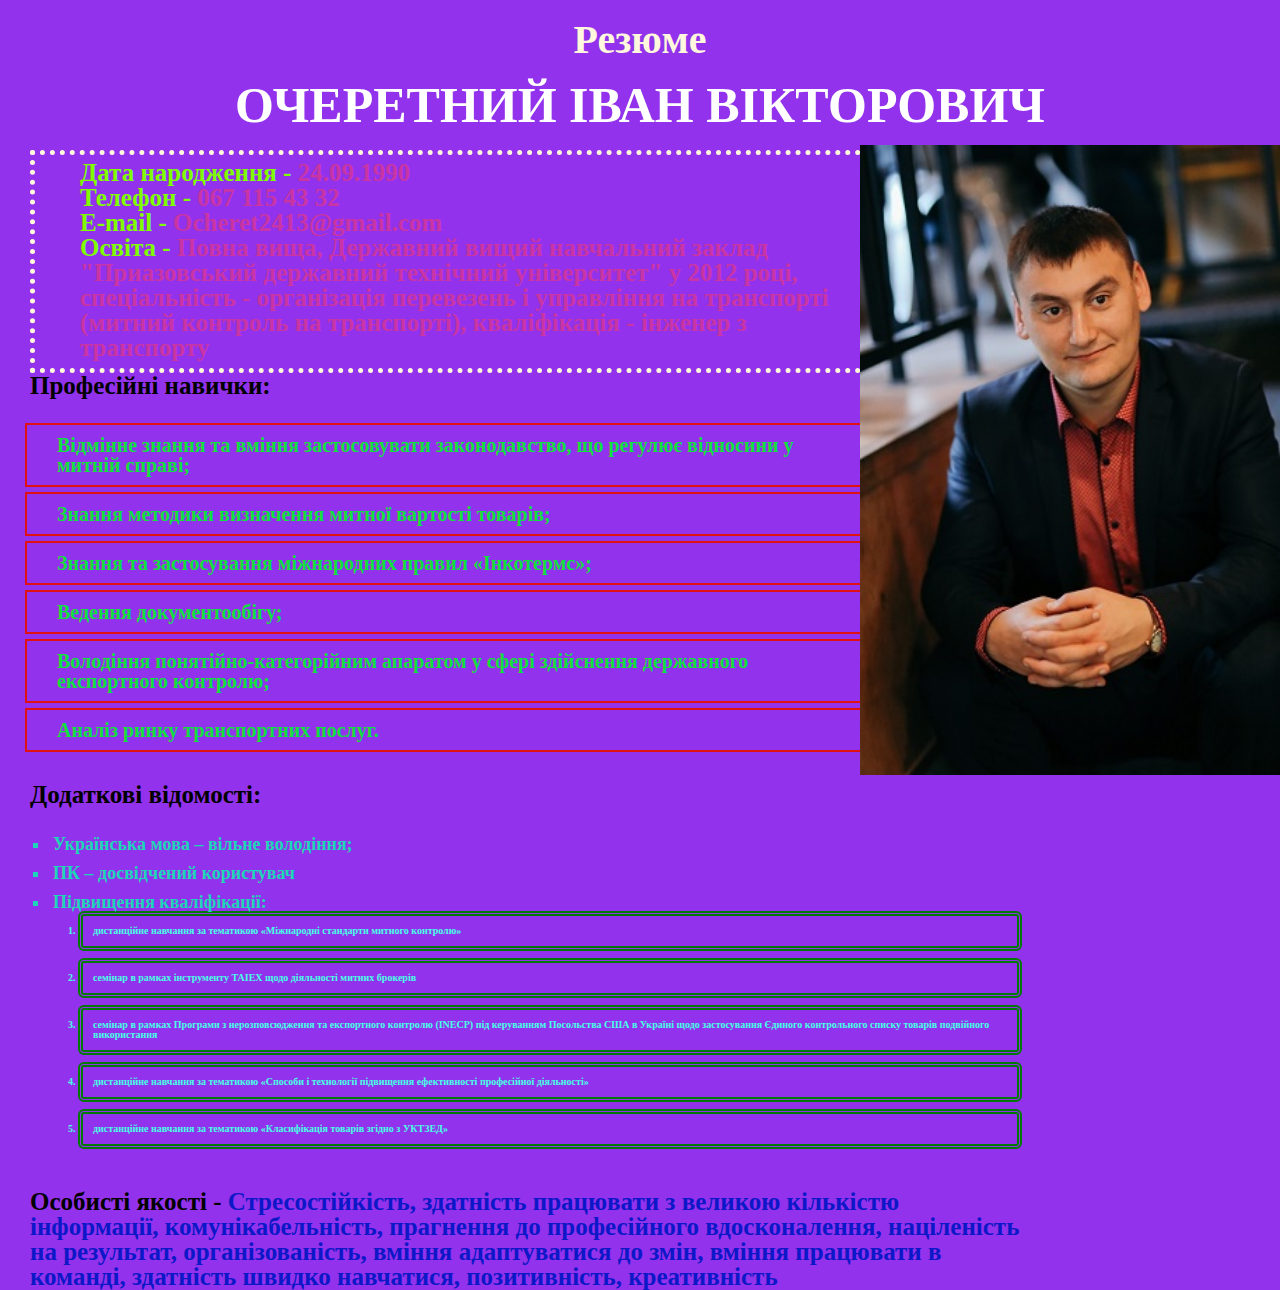
<file: lesson 1/index.html>
<!DOCTYPE html>
<html lang="uk">

<head>
    <meta charset="UTF-8">
    <meta http-equiv="X-UA-Compatible" content="IE=edge">
    <meta name="viewport" content="width=device-width, initial-scale=1.0">
    <link rel="stylesheet" href="css/reset.css">
    <link rel="stylesheet" href="css/style.css">
    <title>Резюме</title>
</head>

<body>
    <h1> Резюме </h1>
    <h2>ОЧЕРЕТНИЙ ІВАН ВІКТОРОВИЧ</h2>
    <img src="img/photo.jpg" alt="photo">
    <div class="main">
        <p>Дата народження - <span>24.09.1990</span>
        </p>
        <p>Телефон - <span>067 115 43 32</span></p>
        <p>E-mail - <span>Ocheret2413@gmail.com</span></p>
        <p>Освіта - <span>Повна вища, Державний вищий навчальний заклад
                "Приазовський державний технічний університет" у 2012 році,
                спеціальність - організація перевезень і управління на транспорті
                (митний контроль на транспорті), кваліфікація - інженер з транспорту</span>
        </p>
    </div>
    <p>Професійні навички:</p>
    <ul class="profi">
        <li>Відмінне знання та вміння застосовувати
            законодавство, що регулює відносини у митній справі;</li>
        <li>Знання методики визначення митної вартості товарів;</li>
        <li>Знання та застосування міжнародних правил «Інкотермс»;</li>
        <li>Ведення документообігу;</li>
        <li>Володіння понятійно-категорійним апаратом у сфері
            здійснення державного експортного контролю;</li>
        <li>Аналіз ринку транспортних послуг.</li>
    </ul>
    <p>Додаткові відомості:</p>
    <ul class="dodat">
        <li>Українська мова – вільне володіння;</li>
        <li>ПК – досвідчений користувач </li>
        <li>Підвищення кваліфікації:
            <ul class="kvalif">
                <li>дистанційне навчання за тематикою «Міжнародні стандарти митного контролю» </li>
                <li>семінар в рамках інструменту ТАІЕХ щодо діяльності митних брокерів </li>
                <li>семінар в рамках Програми з нерозповсюдження та експортного контролю (INECP) під керуванням
                    Посольства США в Україні щодо застосування Єдиного контрольного списку товарів подвійного
                    використання </li>
                <li> дистанційне навчання за тематикою «Способи і технології підвищення ефективності професійної
                    діяльності» </li>
                <li>дистанційне навчання за тематикою «Класифікація товарів згідно з УКТЗЕД»</li>
            </ul>
        </li>
    </ul>
    <p>Особисті якості - <b>Стресостійкість, здатність працювати з великою кількістю інформації,
            комунікабельність, прагнення до професійного вдосконалення, націленість на результат,
            організованість, вміння адаптуватися до змін, вміння працювати в команді,
            здатність швидко навчатися, позитивність, креативність</b></p>
</body>

</html>
</file>
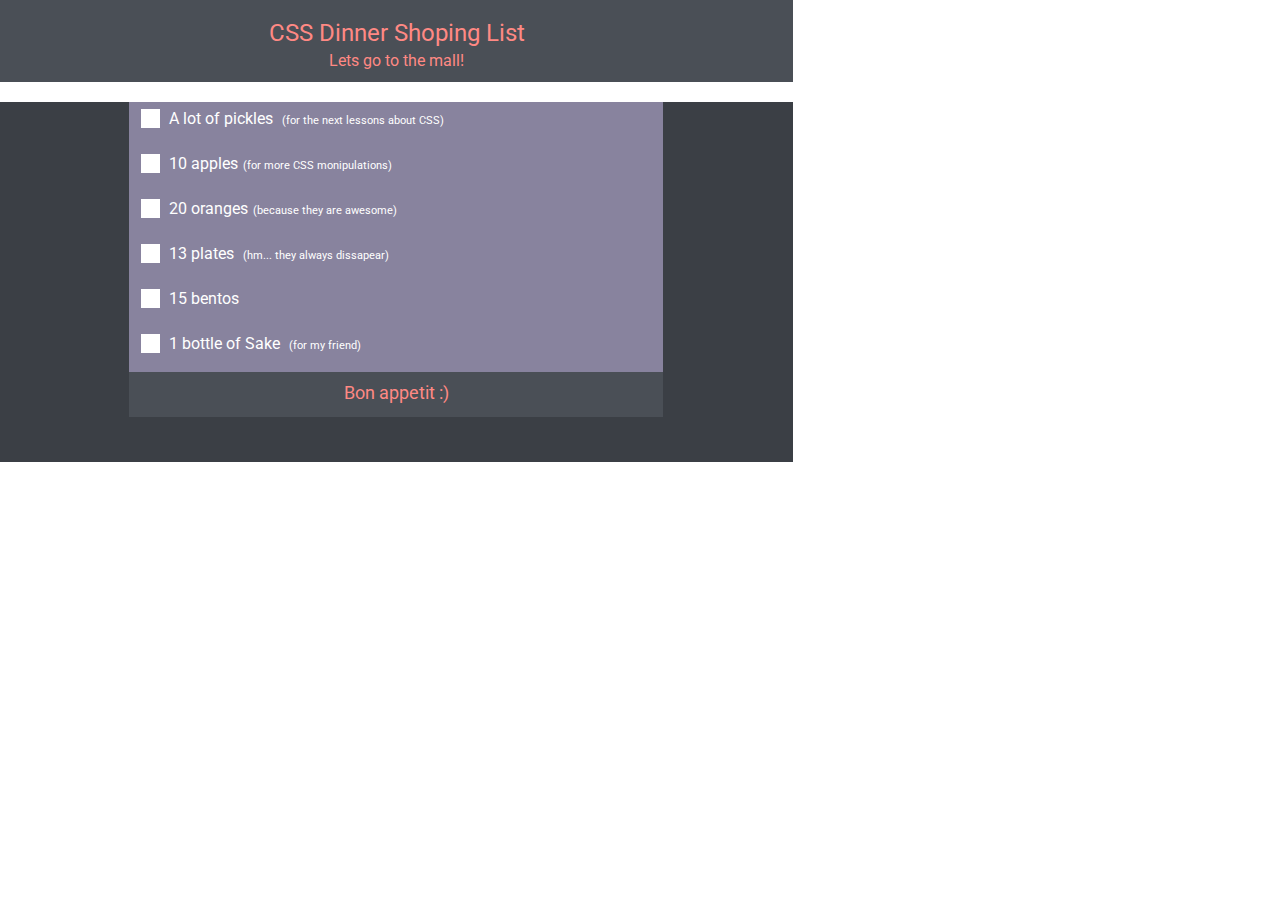
<file: Lesson 4/index.html>
<!DOCTYPE html>
<html lang="en">

<head>
    <meta charset="UTF-8">
    <meta http-equiv="X-UA-Compatible" content="IE=edge">
    <meta name="viewport" content="width=device-width, initial-scale=1.0">
    <link href="https://fonts.googleapis.com/css2?family=Roboto:wght@300;500;700&display=swap" rel="stylesheet">
    <link rel="stylesheet" href="/Lesson 4/css/reset.css">
    <link rel="stylesheet" href="/Lesson 4/css/index.css">
    <title>Dinner shoping list</title>
</head>

<body>
    <header>
        <h1>CSS Dinner Shoping List</h1>
        <h3>Lets go to the mall!</h3>
    </header>
    <main class="container">
        <div class="les">
            <input class="checkbox" type="checkbox" name="list" id="one">
            <label for="one"> <span>A lot of pickles</span> <small class="little">(for the next lessons about
                    CSS)</small></label><br>
        </div>
        <div class="les2">
            <input class="checkbox" type="checkbox" name="list" id="two">
            <label for="two"> <span>10 apples</span><small class="little">(for more CSS
                    monipulations)</small></label><br>
        </div>
        <div class="les3">
            <input class="checkbox" type="checkbox" name="list" id="three">
            <label for="three"> <span>20 oranges</span><small class="little">(because they are
                    awesome)</small></label><br>
        </div>
        <div class="les4">
            <input class="checkbox" type="checkbox" name="list" id="four">
            <label for="four"><span>13 plates</span> <small class="little">(hm... they always
                    dissapear)</small></label><br>
        </div>
        <div class="les5">
            <input class="checkbox" type="checkbox" name="list" id="five">
            <label for="five"><span>15 bentos</span></label><br>
        </div>
        <div class="les6">
            <input class="checkbox" type="checkbox" name="list" id="six">
            <label for="six"><span> 1 bottle of Sake</span> <small class="little">(for my friend)</small></label><br>
        </div>
        <footer>
            <p>Bon appetit :)</p>
        </footer>
    </main>
</body>

</html>
</file>
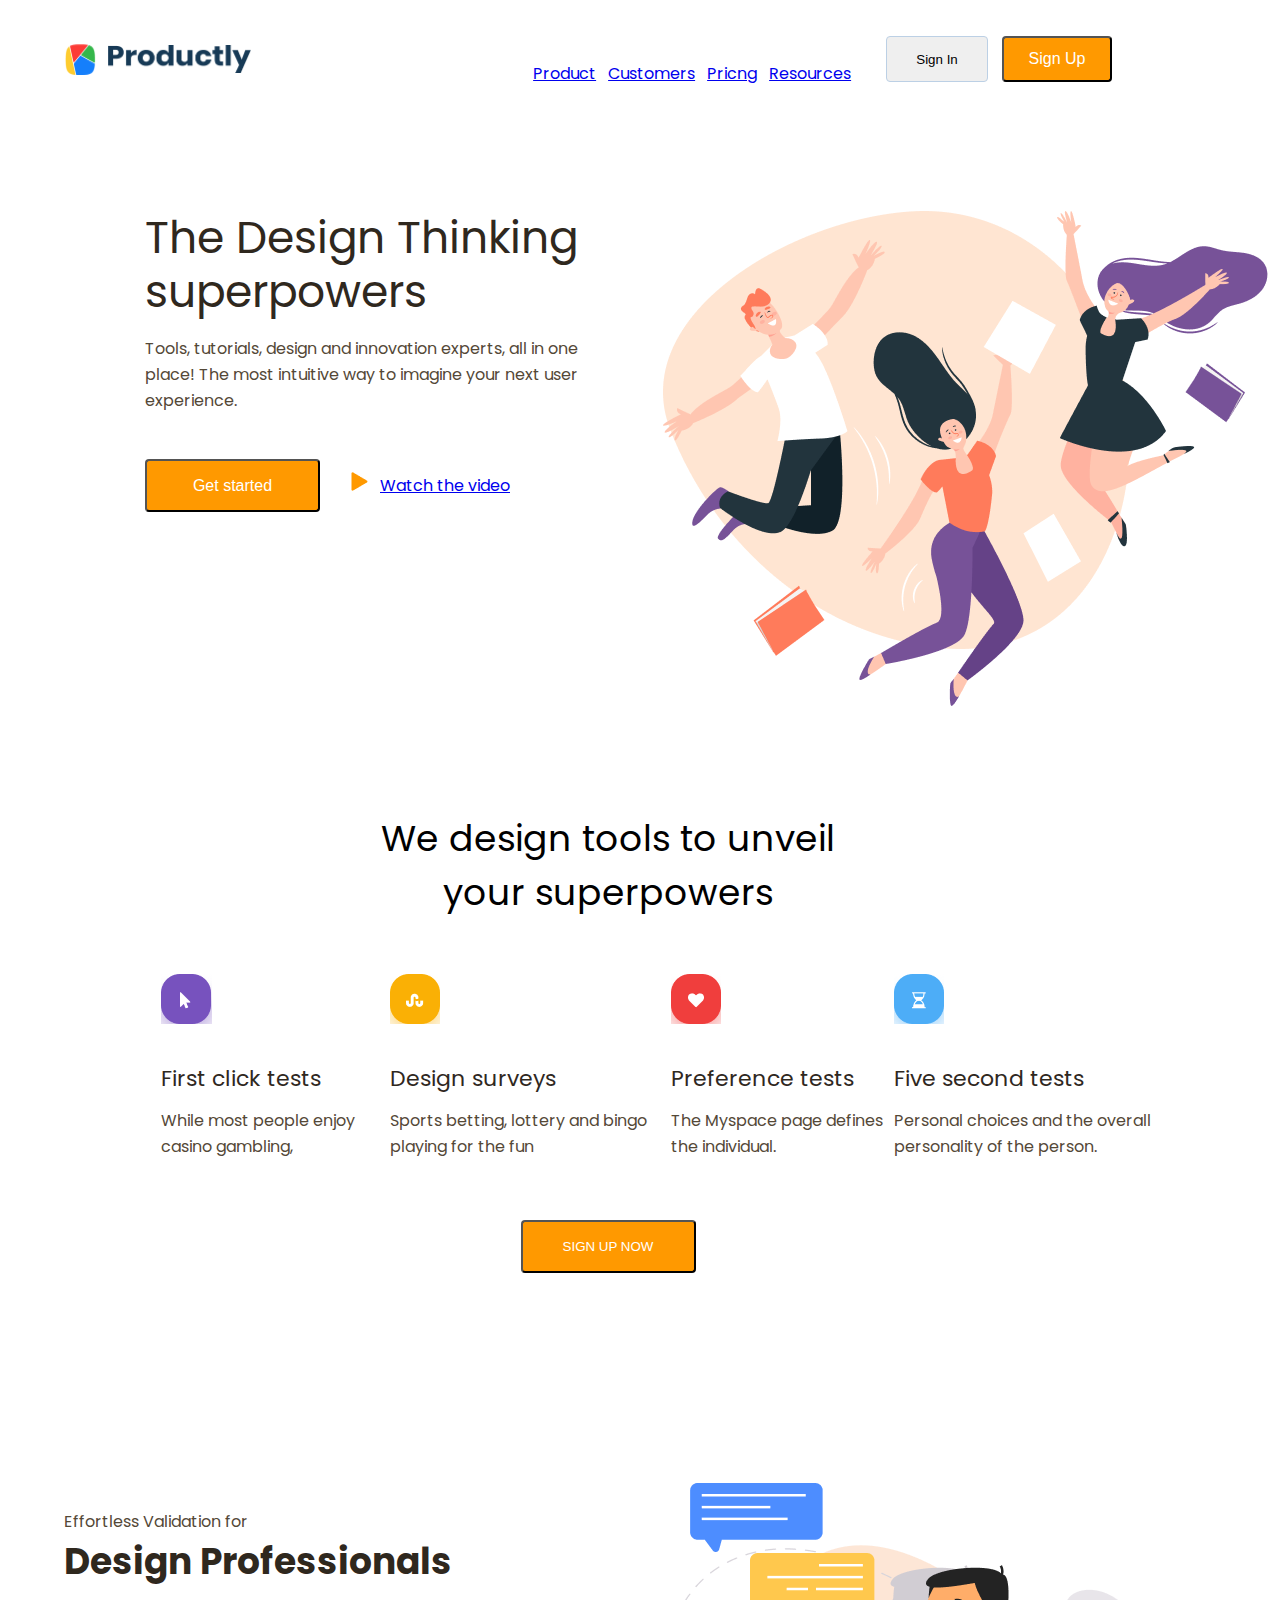
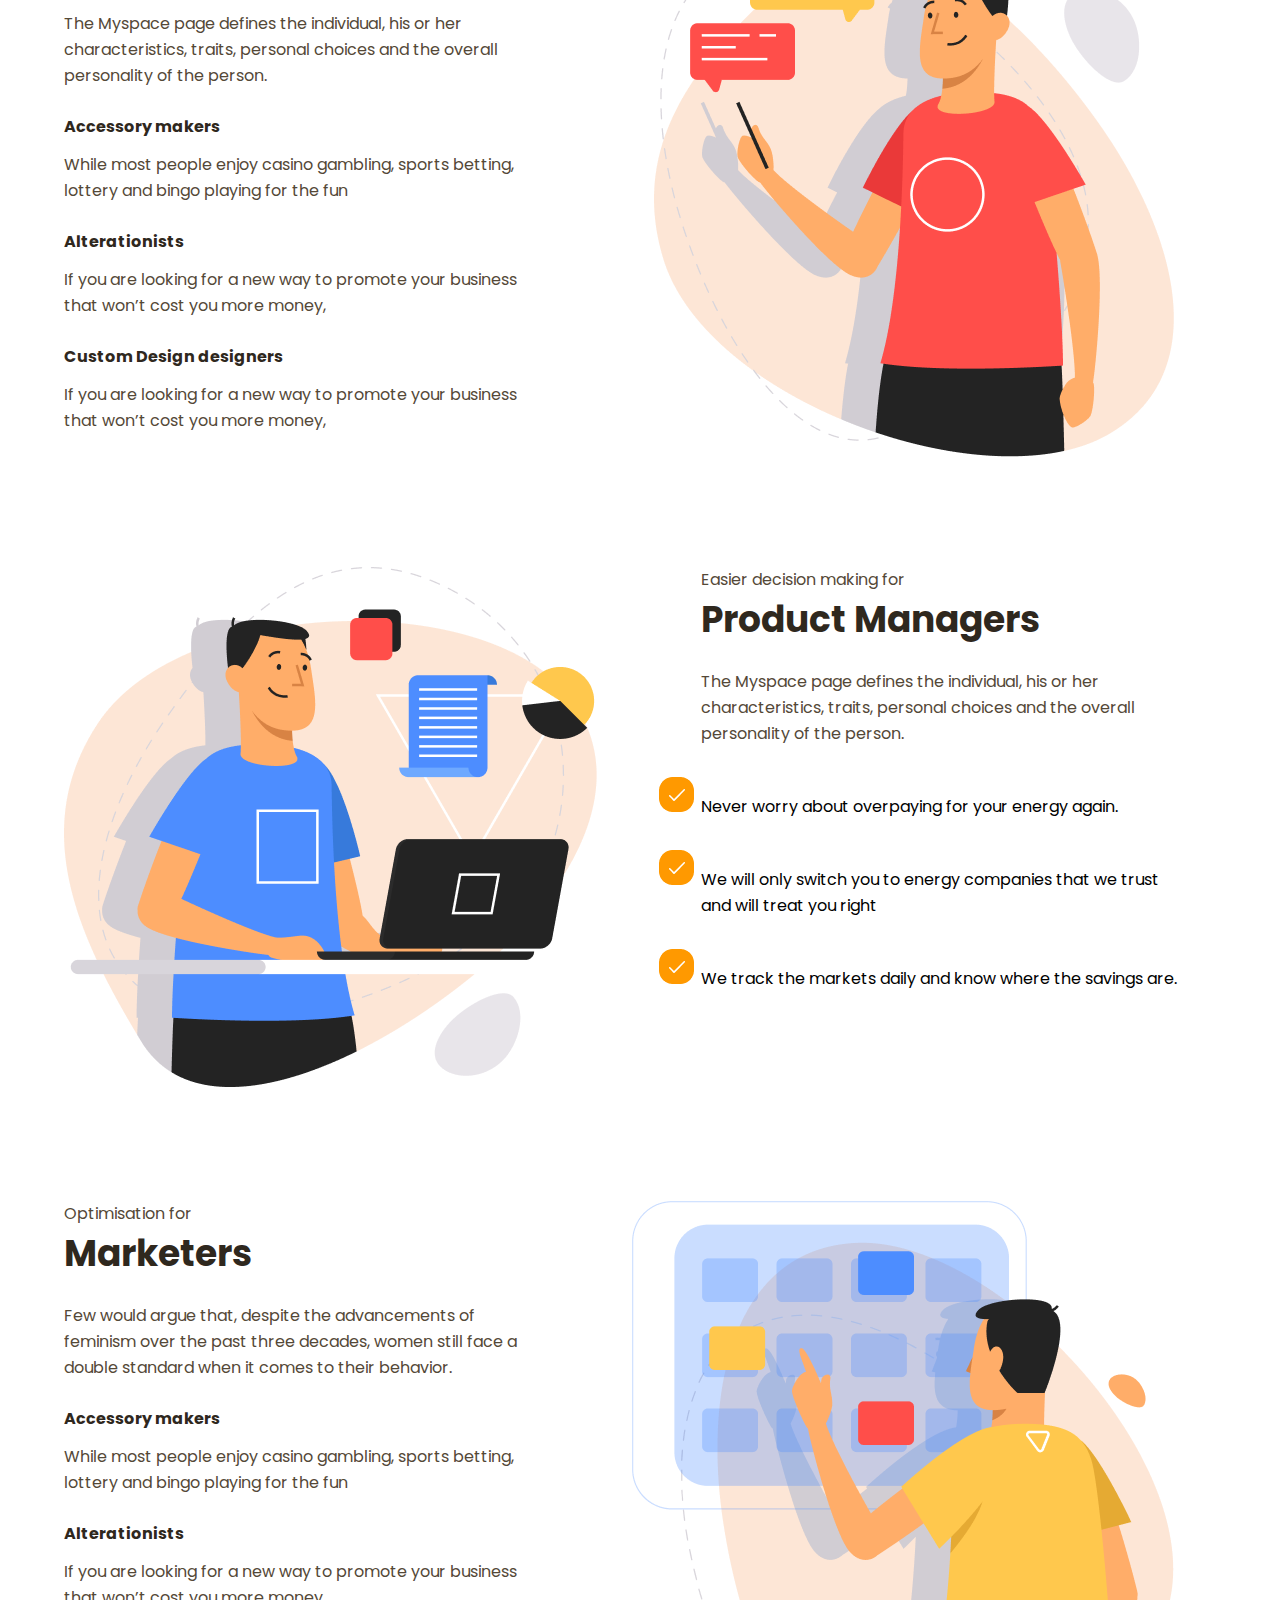
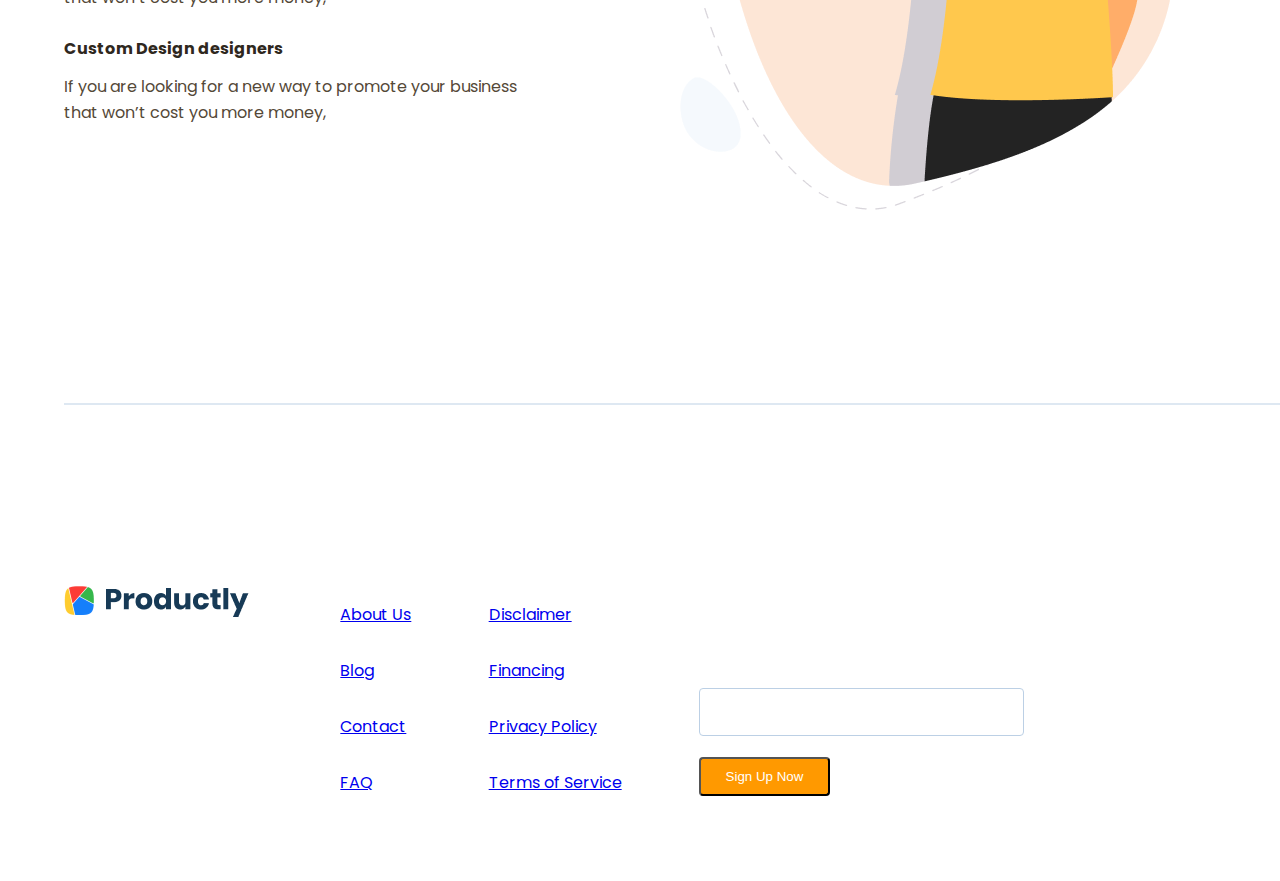
<file: productel/index.html>
<!DOCTYPE html>
<html lang="en">

<head>
    <meta charset="UTF-8">
    <meta http-equiv="X-UA-Compatible" content="IE=edge">
    <meta name="viewport" content="width=device-width, initial-scale=1.0">
    <link rel="preconnect" href="https://fonts.googleapis.com">
    <link rel="preconnect" href="https://fonts.gstatic.com" crossorigin>
    <link
        href="https://fonts.googleapis.com/css2?family=Poppins:ital,wght@0,400;0,500;1,600;1,700&family=Roboto:wght@300;500;700&display=swap"
        rel="stylesheet">
    <link rel="stylesheet" href="/productel/css/reset.css">
    <link rel="stylesheet" href="/productel/css/index.css">
    <title>Productly</title>
</head>

<body>
    <nav class="navigation">
        <img class="logo" src="/productel/img/Bitmap.png" alt="Logo">
        <img class="name" src="/productel/img/Productly@2x.png" alt="title">
        <ol class="list">
            <li><a href="#">Product</a></li>
            <li><a href="#">Customers</a></li>
            <li><a href="#">Pricng</a></li>
            <li><a href="#">Resources</a></li>
        </ol>
        <button class="white-button">Sign In</button>
        <button class="orange-buttonone">Sign Up</button>
    </nav>
    <header>
        <h1>The Design Thinking superpowers</h1>
        <div clas="p__header">
            <p>Tools, tutorials, design and innovation experts, all in one place! The most intuitive way to imagine your
                next user experience.</p>
        </div>
        <div class="header-picture">
            <img class="oval" src="/productel/img/Oval.png" alt="oval">
            <img class="people" src="/productel/img/image.png" alt="people">
        </div>
        <div class="header__watch">
            <button class="orange-button__header">Get started</button>
            <div class="watch">
                <img class="triangle" src="/productel/img/Triangle Copy 6.png" alt="little Triangle">
                <a href="#">Watch the video</a>
            </div>
        </div>
    </header>
    <div class="feature">
        <h2 class="feature__title">We design tools to unveil your superpowers</h2>
        <div class="card">
            <div class="card__one">
                <img src="/productel/img/icon1.png" class="icon_one" alt="icon">
                <h3>First click tests</h3>
                <p class="card__text">While most people enjoy casino gambling,</p>
            </div>
            <div class="card__two">
                <img src="/productel/img/icon2.png" class="icon_two" alt="icon">
                <h3>Design surveys</h3>
                <p class="card__text">Sports betting, lottery and bingo playing for the fun</p>
            </div>
            <div class="card__three">
                <img src="/productel/img/icon3.png" class="icon_three" alt="icon">
                <h3>Preference tests </h3>
                <p class="card__text">The Myspace page defines the individual.</p>
            </div>
            <div class="card_four">
                <img src="/productel/img/icon4.png" class="icon_four" alt="icon">
                <h3>Five second tests </h3>
                <p class="card__text">Personal choices and the overall personality of the person. </p>
            </div>
        </div>
        <button class="feature__orange-button">SIGN UP NOW</button>
    </div>
    <div class="effortless-validation">
        <div class="effortless-validation__text">
            <p>Effortless Validation for</p>
            <h2 class="block__title">Design Professionals</h2>
            <p>The Myspace page defines the individual, his or her characteristics, traits, personal choices and the
                overall personality of the person. </p>
            <h4>Accessory makers</h4>
            <p>While most people enjoy casino gambling, sports betting, lottery and bingo playing for the fun</p>
            <h4>Alterationists</h4>
            <p>If you are looking for a new way to promote your business that won’t cost you more money, </p>
            <h4>Custom Design designers</h4>
            <p>If you are looking for a new way to promote your business that won’t cost you more money, </p>
        </div>
        <div class="effortless-validation__picture">
            <img src="/productel/img/Clip 52.png" alt="man">
        </div>
    </div>
    <div class="product-managers">
        <div class="product-managers__picture">
            <img src="/productel/img/manager.png" alt="man">
        </div>
        <div class="product-managers__text">
            <p>Easier decision making for</p>
            <h2 class="block__title">Product Managers</h2>
            <p>The Myspace page defines the individual, his or her characteristics, traits, personal choices and the
                overall personality of the person. </p>
            <div class="product-managers__list">
                <ul class="product-managers__text__list">
                    <li>Never worry about overpaying for your energy again. </li>
                    <li>We will only switch you to energy companies that we trust and will treat you right</li>
                    <li>We track the markets daily and know where the savings are.</li>
                </ul>
            </div>
        </div>
    </div>
    <div class="marketers">
        <div class="marketers__text">
            <p>Optimisation for</p>
            <h2 class="block__title">Marketers</h2>
            <p>Few would argue that, despite the advancements of feminism over the past three decades, women still face
                a double standard when it comes to their behavior. </p>
            <h4>Accessory makers</h4>
            <p>While most people enjoy casino gambling, sports betting, lottery and bingo playing for the fun</p>
            <h4>Alterationists</h4>
            <p>If you are looking for a new way to promote your business that won’t cost you more money, </p>
            <h4>Custom Design designers</h4>
            <p>If you are looking for a new way to promote your business that won’t cost you more money, </p>
        </div>
        <div class="marketers__picture">
            <img src="/productel/img/Marketer.png" alt="man">
        </div>
    </div>
    <footer>
        <div class="line"></div>
        <div class="footer__box">
            <img src="/productel/img/Logo.png" alt="logo">
            <div class="footer__nav">
                <ul>
                    <li><a href="#">About Us</a></li>
                    <li><a href="#">Blog</a></li>
                    <li><a href="#">Contact</a></li>
                    <li><a href="#">FAQ</a></li>
                </ul>
            </div>
            <div class="footer__navigation">
                <ul>
                    <li><a href="#">Disclaimer</a></li>
                    <li><a href="#">Financing</a></li>
                    <li><a href="#">Privacy Policy</a></li>
                    <li><a href="#">Terms of Service</a></li>
                </ul>
            </div>
            <div class="footer__input">
                <input class="input__tel" type="tel" name="tel">
                <button class="footer__orange-button">Sign Up Now</button>
            </div>
        </div>
    </footer>
</body>

</html>
</file>
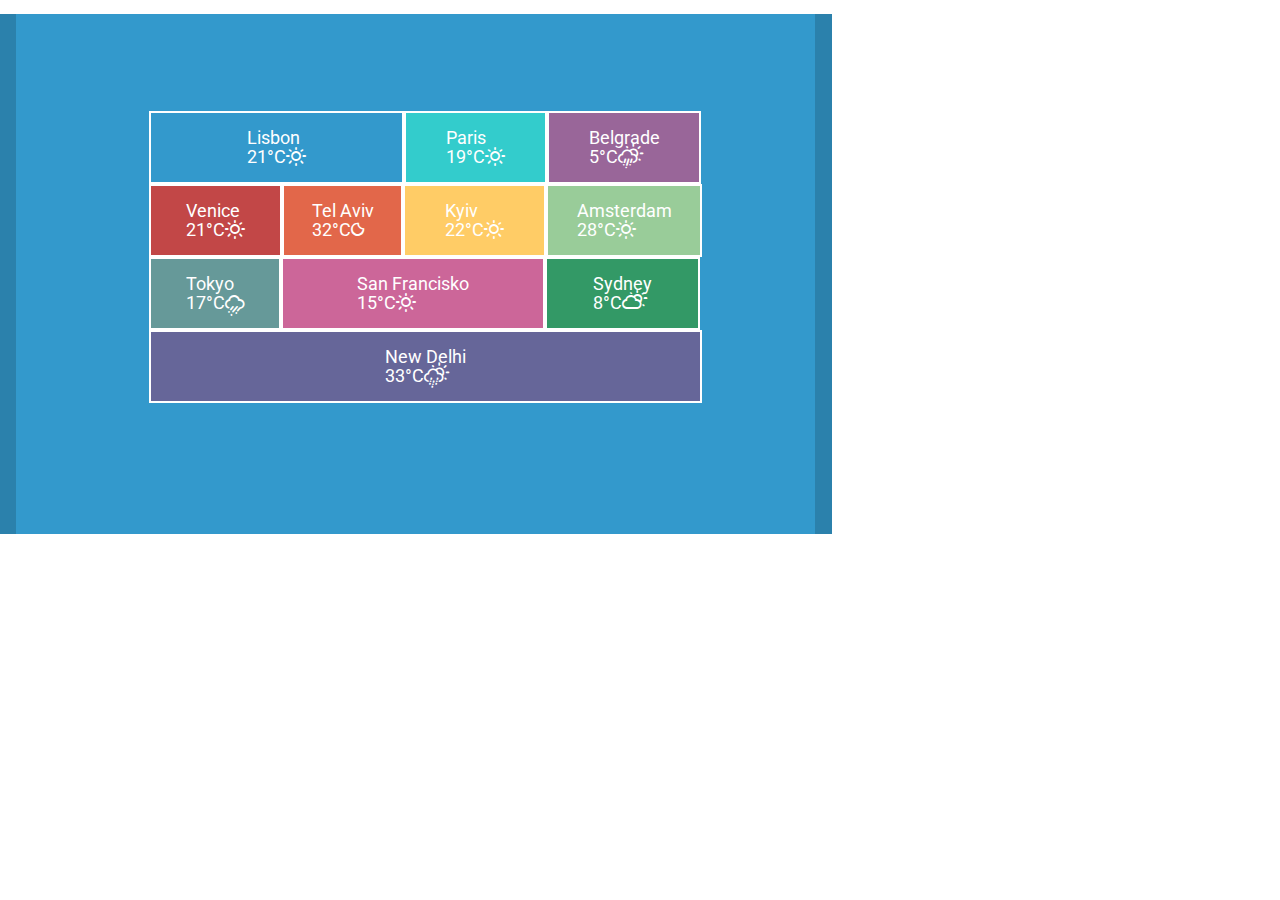
<file: weather/index.html>
<!DOCTYPE html>
<html lang="en">

<head>
    <meta charset="UTF-8">
    <meta http-equiv="X-UA-Compatible" content="IE=edge">
    <meta name="viewport" content="width=device-width, initial-scale=1.0">
    <link href="https://fonts.googleapis.com/css2?family=Roboto:wght@300;500;700&display=swap" rel="stylesheet">
    <link rel="stylesheet" href="/weather/css/reset.css">
    <link rel="stylesheet" href="/weather/css/weather-icons.min.css">
    <link rel="stylesheet" href="/weather/css/index.css">
    <title>Weather forecast</title>
</head>

<body>
    <main>
        <div class="content">
            <div class="firstblock">
                <ol>
                    <li class="lisbon">
                        <small-2>Lisbon</small-2><br>21°C<i class="wi wi-day-sunny"></i>
                    </li>
                    <li class="Paris"><small>Paris</small><br> 19°C<i class="wi wi-day-sunny"></i></li>
                    <li class="belg"><small>Belgrade</small><br> 5°C<i class="wi wi-day-hail"></i></li>
                </ol>
            </div>
            <div class="secondblock">
                <ol>
                    <li class="venice"><small>Venice</small><br>21°C<i class="wi wi-day-sunny"></i></li>
                    <li class="telav"><small>Tel Aviv</small><br>32°C<i class="wi wi-night-clear"></i></li>
                    <li class="kyiv"><small>Kyiv</small><br>22°C<i class="wi wi-day-sunny"></i></li>
                    <li class="amsterdam"><small>Amsterdam</small><br>28°C<i class="wi wi-day-sunny"></i></li>
                </ol>
            </div>
            <div class="thirdblock">
                <ol>
                    <li class="Tokyo"><small>Tokyo</small><br>17°C<i class="wi wi-rain-wind"></i></li>
                    <li class="San"><small>San Francisko</small><br>15°C<i class="wi wi-day-sunny"></i></li>
                    <li class="Sydney"><small>Sydney</small><br>8°C<i class="wi wi-day-cloudy"></i></li>
                </ol>
            </div>
            <div class="fourblock">
                <ol>
                    <li class="new"><small>New Delhi</small><br> 33°C<i class="wi wi-day-rain-mix"></i></li>
                </ol>
            </div>
        </div>
    </main>
</body>

</html>
</file>
<file: lesson 1/css/style.css>
body{
    background-color: rgba(137, 33, 235, 0.925);
    font-family: 'Pacifico', cursive;
    font-weight: bold;
}

h1,h2{
    text-align: center;
    margin-top: 20px;
}

h1{
    color: cornsilk;
    font-size: 40px;
}

h2{
    color: white;
    font-size: 50px;
}

img {
    float: right;
    width: 420px;
    margin-top: 15px;
}

p {
    width: 1000px;
    margin-left: 30px;
    font-size: 25px;
}

span {
    color: rgb(201, 53, 164);
}

.main {
    padding: 5px 15px 8px;
    color: chartreuse;
    border: 5px dotted cornsilk;
    width: 1000px;
    font-size: 20px;
    margin-left: 30px;
    margin-top: 20px;
}

.profi {
    padding: 25px;
    color: rgba(231, 128, 10, 0.986);
    font-size: 45px;
}

.profi li {
    padding: 10px 30px;
    border: 2px solid rgb(223, 17, 17);
    color: #0fe03d;
    font-size: 20px;
    margin-bottom: 5px;
    width: 1000px;
}

.dodat {
    padding: 25px;
    color: snow;
    font-size: 40px;
    width: 1000px;
}

.dodat li {
    padding: 3px;
    color: rgb(29, 214, 183);
    font-size: 18px;
    margin-left: 25px;
    list-style: square;
    margin-bottom: 5px;
}

b {
    color: rgb(12, 24, 199);
}

.kvalif li {
    border: thick double #007906;;
    padding: 10px;
    font-size: x-small;
    color: rgb(71, 255, 230);
    margin-bottom: 7px;
    list-style: decimal;
    border-radius: 6px;
}
</file>
<file: Lesson 4/css/index.css>
header {
    background: #4A4F56;
    height: 82px;
   }

body {
    Font: Roboto;
    font-family: Roboto;
    max-width: 793px;
    height: 507;
    }

    main{
        background-color: #3B3F45;
        padding-bottom: 45px;
    }

h1, h3 {
    color: #FF8984;
    width: 700;
    font-style: normal;
    text-align: center;
    }   

h1 {
    font-size: 24px;
    line-height: 28px;
    padding-top: 19px;
    padding-bottom: 4px;
    }

h3 {
    font-size: 16px;
    line-height: 19px;
    padding-bottom: 12px;
    }

span{
    font-size: 16px;
    color: #ffffff;
    }

    .little{
        font-size: 11px;
        padding-left: 5px;
        color: #ffffff;
    }

.les {
    background-color:#88839E;
    width: 534px;
    height: 45px;
    margin-left: 129px;
    margin-top: 20px;
   }

.les2 {
    background-color:#88839E;
    width: 534px;
    height: 45px;
    margin-left: 129px;
}

.les3{
    background-color:#88839E;
    width: 534px;
    height: 45px;
    margin-left: 129px;
}

.les4{
    background-color:#88839E;
    width: 534px;
    height: 45px;
    margin-left: 129px;
}

.les5{
    background-color:#88839E;
    width: 534px;
    height: 45px;
    margin-left: 129px;
}

.les6{
    background-color:#88839E;
    width: 534px;
    height: 45px;
    margin-left: 129px;
}

.checkbox{
    cursor: pointer;
    position: relative;
    width: 0;
    height: 0;
    top: -1em;
    margin: 0;
}

input [type="checkbox"] {
    background-color: initial;
    appearance: auto;
    box-sizing: border-box;
    padding: initial;
    border: initial;
}

.checkbox::before{
    content: " ";
    width: 19px;
    height: 19px;
    background: #fff;
    position: absolute;
    margin-top: 7px;
    margin-left: 12px;
}

.checkbox::after{
   
}

label{
    position: absolute;
    margin-left: 40px;
    margin-top: 9px;
    cursor: pointer;
}

div:hover{
    background: #625E77;
    border-top: 3px solid white;
    border-bottom: 3px solid white;
}
input:checked~.les{
    background: #7A7593;    
}

footer{
    background: #4A4F56;;
    width: 534px;
    height: 45px; 
    margin-left: 129px;
}

footer p{
    text-align: center;
    font-size: 18px;
    color: #FF8984;
    padding-top: 12px;
}
</file>
<file: productel/css/index.css>
body {
    font-family: 'Poppins', sans-serif;
    font-size: 16px;
    line-height: 26px;
}

nav {
    background: #FFFFFF;
    margin-top: 20px;
    margin-bottom: 113px;
    display: flex;
    height: 78px;
    max-width: 1400px;
    align-items: center;
}

.logo {
    height: 31.17px;
    width: 32px;
    margin-left: 5%;
}

.name {
    width: 143.12px;
    height: 28.97px;
}

.list {
    display:inline-flex;
    margin-left: 270px;
    flex: 2 90px;
}
.name {
    margin-left: 12px;
}

.list li {
    margin-left: 12px;
}

.orange-buttonone {
    margin-right: 168px;
    margin-left: 14px;
    color: #FFFFFF;
    background: #FF9900;
    border-radius: 4px; 
    height: 46px;
    width: 110px;
    font-size: 16px;
}

.white-button {
    border: 1px solid #BCD0E5;
    box-sizing: border-box;
    border-radius: 4px;
    height: 46px;
    width: 102px;
}

header {
    display: grid;
    margin: 30px 129.65px 111.17px 145px;
    grid-template-columns: 458px 518px;
    grid-template-rows: repeat(100px);
    grid-column-gap: 60px;
}

h1 {
    font-size: 44px;
    line-height: 54px;
    color: #2F281E;
    width: 458px;
    height: 95px; 
    margin-bottom: 30px; 
}

.people {
    position: absolute;
    z-index: 100;
}

.oval {
    position: absolute;
    z-index: 99;
    margin-bottom: 135px;
}

.header-picture {
    grid-column-start: 2;
    grid-row-start: 1;
}

.p__header {
    grid-column-start: 1;
    grid-row-end: 2;
    font-size: 18px;
    line-height: 28px;  
    margin-right: 116px;
    position: absolute;
}

.header__watch {
    grid-column-start: 1;
    grid-row-start: 3;
    display: flex;
    margin-top: 45px;
}

.orange-button__header {
    background: #FF9900;
    border-radius: 4px;
    margin-right: 30.5px;
    color: #FFFFFF;
    font-size: 16px;
    line-height: 24px;
    width: 175px;
    height: 53px;
}

.triangle {
    padding-right: 8.5px;
}

.watch {
    align-self: center;
}

.feature {
    display: flex;
    margin-top: 300px;
    flex-direction: column;
    margin-right: 5%;
}

h2 {
    font-size: 36px;
    line-height: 54px;
    width: 500px;
    align-self: center;
    text-align: center;
}

.card {
    display: flex;
    margin-top: 54px;
    margin-left: 161px;
    
}

h3 {
    font-size: 22px;
    line-height: 33px;
    color: #2F281E;
    margin-top: 30px;
    margin-bottom: 13px;
}

.card__text {
    font-size: 16px;
    line-height: 26px;
    height: 52px;
}

.feature__orange-button {
    background: #FF9900;
    border-radius: 4px;
    color: #FFFFFF;
    width: 175px;
    height: 53px;
    margin-top: 60px;
    align-self: center;
}

.effortless-validation {
    display: flex;
}

.effortless-validation__text {
    width: 486px;
    height: 531px;  
    margin-top: 236px;
    margin-left: 5%;
}

.effortless-validation__picture {
    margin: 210px 145px 0 104px;
}

p {
    color: #544837;
}

h4 {
    font-weight: bold;
    font-size: 16px;
    line-height: 26px;
    color: #2F281E;
    margin-bottom: 12px;
    margin-top: 25px;
}

.block__title {
    margin-bottom: 22px;
    font-size: 36px;
    line-height: 54px;
    color: #2F281E;
    font-weight: bold;
    text-align: left;
}

.product-managers {
    display: flex;
    margin-top: 102px;
}

.product-managers__picture {
    margin-left: 5%;
    margin-right: 102.38px;  
}

.product-managers__text {
    width: 486px;
    height: 427px;
}

.product-managers__text__list {
    margin-top: 30px;
    list-style-image: url(/productel/img/icon_list.png);
}

li {
    margin-top: 30px;
}

.marketers {
    display: flex;
    margin-top: 105px;
    margin-left: 5%;
}

.marketers__text {
    width: 486px;
    height: 531px;
}

.marketers__picture {
    padding-left: 82px;
}

footer {
    margin-bottom: 85px;
}

.line {
    border-bottom: 2px solid rgba(188, 208, 229, 0.496913);
    margin-left: 5%;
    margin-top: 185px;
    width: 100%;
}

.footer__box {
    display: flex;
    margin-left: 5%;
    align-items: center;
    justify-content: space-between;
    margin-right: 20%;
}

.footer__nav {
    margin-top: 102px;
    padding-top: 65px;
}

.footer__navigation {
    margin-top: 102px;
    padding-top: 65px;
}

.footer__input {
    display: flex;
    flex-direction: column;
    align-self: flex-end;
}

.footer__orange-button {
    align-self: left;
    background: #FF9900;
    border-radius: 4px;
    color: #FFFFFF;
    width: 131px;
    height: 39px;
    margin-top: 21px;
}

.input__tel {
    background: #FFFFFF;
    border: 1px solid #BCD0E5;
    box-sizing: border-box;
    border-radius: 4px;
    width: 325px;
    height: 48px;
}
</file>
<file: weather/css/index.css>
@font-face{

    font-family: 'Weathericons';
    
    src: url('../fonts/weathericons-regular-webfont.eot');
    
    src: url('../fonts/weathericons-regular-webfont.woff2') format('eot'),
    
    url('../fonts/weathericons-regular-webfont.woff') format('woff'),
    
    url('../fonts/weathericons-regular-webfont.ttf') format('truetype'),
    
    url('../fonts/weathericons-regular-webfont.svg') format('svg');
    }
    
main{
    background-color: #2B81AC;
    position: relative;
    color: white;  
    }

body{
    position: relative;
    width: 832px;
    height: 547px;
    font-family: Roboto;
    }

.content{
    margin: 14px 17px 13px 16px;
    background: #3399CC;
    width: 799px;
    height: 520px;
    }

li{
    display: inline;
    font-size: 18px;
    border: solid 2px white;
    }

.firstblock{
   padding-top: 97px;
   padding-bottom: 0;
   }

ol{
    font-size: 0;
    }

.lisbon{
   padding: 16px 96px;
   background-color: #3399CC;
   margin-left: 133px;
   display: inline-block;
   }

.Paris{
    padding: 16px 40px;
    background: #33CCCC;
    margin-left: 0;
    display: inline-block;
    }

.belg{
    margin-left: 0;
    padding: 16px 39.5px;
    background: #996699;
    display: inline-block;
    }

.secondblock{
  display: inline-block;
    }

.venice{
    margin-left: 133px;
    background: #C24747;
    display: inline-block;
    padding: 16px 35px; 
    }

.telav{
    background: #E2674A;
    display: inline-block;
    padding: 16px 27.5px;
    }

.kyiv{
    background: #FFCC66;
    display: inline-block;
    padding: 16px 40px;
    } 

.amsterdam{
    background: #99CC99;
    display: inline-block;
    padding: 16px 28.5px;
    }

   .thirdblock{
    display: inline-block;
    }

   .Tokyo{
    background: #669999;
    padding: 16px 35px; 
    margin-left: 133px;
    display: inline-block;
   }

   .San{
    background: #CC6699;
    padding: 16px 74px;
    display: inline-block;
   }

   .Sydney{
    background: #339966;
    display: inline-block;
    padding: 16px 46.2px;
    }

   .fourblock{
       display: inline-block;
    }

    .new{
       display: inline-block;
       background: #666699;
       margin-left: 133px;
       padding: 16px 234px;

    }
</file>
<file: weather/css/weather-icons.min.css>
/*!
 *  Weather Icons 2.0.10
 *  Updated November 1, 2020
 *  Weather themed icons for Bootstrap
 *  Author - Erik Flowers - erik@helloerik.com
 *  Email: erik@helloerik.com
 *  Twitter: http://twitter.com/Erik_UX
 *  ------------------------------------------------------------------------------
 *  Maintained at http://erikflowers.github.io/weather-icons
 *
 *  License
 *  ------------------------------------------------------------------------------
 *  - Font licensed under SIL OFL 1.1 -
 *    http://scripts.sil.org/OFL
 *  - CSS, SCSS and LESS are licensed under MIT License -
 *    http://opensource.org/licenses/mit-license.html
 *  - Documentation licensed under CC BY 3.0 -
 *    http://creativecommons.org/licenses/by/3.0/
 *  - Inspired by and works great as a companion with Font Awesome
 *    "Font Awesome by Dave Gandy - http://fontawesome.io"
 */@font-face{font-family:'weathericons';src:url('../font/weathericons-regular-webfont.eot');src:url('../font/weathericons-regular-webfont.eot?#iefix') format('embedded-opentype'),url('../font/weathericons-regular-webfont.woff2') format('woff2'),url('../font/weathericons-regular-webfont.woff') format('woff'),url('../font/weathericons-regular-webfont.ttf') format('truetype'),url('../font/weathericons-regular-webfont.svg#weather_iconsregular') format('svg');font-weight:normal;font-style:normal}.wi{display:inline-block;font-family:'weathericons';font-style:normal;font-weight:normal;line-height:1;-webkit-font-smoothing:antialiased;-moz-osx-font-smoothing:grayscale}.wi-fw{text-align:center;width:1.4em}.wi-rotate-90{filter:progid:DXImageTransform.Microsoft.BasicImage(rotation=1);-webkit-transform:rotate(90deg);-ms-transform:rotate(90deg);transform:rotate(90deg)}.wi-rotate-180{filter:progid:DXImageTransform.Microsoft.BasicImage(rotation=2);-webkit-transform:rotate(180deg);-ms-transform:rotate(180deg);transform:rotate(180deg)}.wi-rotate-270{filter:progid:DXImageTransform.Microsoft.BasicImage(rotation=3);-webkit-transform:rotate(270deg);-ms-transform:rotate(270deg);transform:rotate(270deg)}.wi-flip-horizontal{filter:progid:DXImageTransform.Microsoft.BasicImage(rotation=0, mirror=1);-webkit-transform:scale(-1, 1);-ms-transform:scale(-1, 1);transform:scale(-1, 1)}.wi-flip-vertical{filter:progid:DXImageTransform.Microsoft.BasicImage(rotation=2, mirror=1);-webkit-transform:scale(1, -1);-ms-transform:scale(1, -1);transform:scale(1, -1)}.wi-day-sunny:before{content:"\f00d"}.wi-day-cloudy:before{content:"\f002"}.wi-day-cloudy-gusts:before{content:"\f000"}.wi-day-cloudy-windy:before{content:"\f001"}.wi-day-fog:before{content:"\f003"}.wi-day-hail:before{content:"\f004"}.wi-day-haze:before{content:"\f0b6"}.wi-day-lightning:before{content:"\f005"}.wi-day-rain:before{content:"\f008"}.wi-day-rain-mix:before{content:"\f006"}.wi-day-rain-wind:before{content:"\f007"}.wi-day-showers:before{content:"\f009"}.wi-day-sleet:before{content:"\f0b2"}.wi-day-sleet-storm:before{content:"\f068"}.wi-day-snow:before{content:"\f00a"}.wi-day-snow-thunderstorm:before{content:"\f06b"}.wi-day-snow-wind:before{content:"\f065"}.wi-day-sprinkle:before{content:"\f00b"}.wi-day-storm-showers:before{content:"\f00e"}.wi-day-sunny-overcast:before{content:"\f00c"}.wi-day-thunderstorm:before{content:"\f010"}.wi-day-windy:before{content:"\f085"}.wi-solar-eclipse:before{content:"\f06e"}.wi-hot:before{content:"\f072"}.wi-day-cloudy-high:before{content:"\f07d"}.wi-day-light-wind:before{content:"\f0c4"}.wi-night-clear:before{content:"\f02e"}.wi-night-alt-cloudy:before{content:"\f086"}.wi-night-alt-cloudy-gusts:before{content:"\f022"}.wi-night-alt-cloudy-windy:before{content:"\f023"}.wi-night-alt-hail:before{content:"\f024"}.wi-night-alt-lightning:before{content:"\f025"}.wi-night-alt-rain:before{content:"\f028"}.wi-night-alt-rain-mix:before{content:"\f026"}.wi-night-alt-rain-wind:before{content:"\f027"}.wi-night-alt-showers:before{content:"\f029"}.wi-night-alt-sleet:before{content:"\f0b4"}.wi-night-alt-sleet-storm:before{content:"\f06a"}.wi-night-alt-snow:before{content:"\f02a"}.wi-night-alt-snow-thunderstorm:before{content:"\f06d"}.wi-night-alt-snow-wind:before{content:"\f067"}.wi-night-alt-sprinkle:before{content:"\f02b"}.wi-night-alt-storm-showers:before{content:"\f02c"}.wi-night-alt-thunderstorm:before{content:"\f02d"}.wi-night-cloudy:before{content:"\f031"}.wi-night-cloudy-gusts:before{content:"\f02f"}.wi-night-cloudy-windy:before{content:"\f030"}.wi-night-fog:before{content:"\f04a"}.wi-night-hail:before{content:"\f032"}.wi-night-lightning:before{content:"\f033"}.wi-night-partly-cloudy:before{content:"\f083"}.wi-night-rain:before{content:"\f036"}.wi-night-rain-mix:before{content:"\f034"}.wi-night-rain-wind:before{content:"\f035"}.wi-night-showers:before{content:"\f037"}.wi-night-sleet:before{content:"\f0b3"}.wi-night-sleet-storm:before{content:"\f069"}.wi-night-snow:before{content:"\f038"}.wi-night-snow-thunderstorm:before{content:"\f06c"}.wi-night-snow-wind:before{content:"\f066"}.wi-night-sprinkle:before{content:"\f039"}.wi-night-storm-showers:before{content:"\f03a"}.wi-night-thunderstorm:before{content:"\f03b"}.wi-lunar-eclipse:before{content:"\f070"}.wi-stars:before{content:"\f077"}.wi-storm-showers:before{content:"\f01d"}.wi-thunderstorm:before{content:"\f01e"}.wi-night-alt-cloudy-high:before{content:"\f07e"}.wi-night-cloudy-high:before{content:"\f080"}.wi-night-alt-partly-cloudy:before{content:"\f081"}.wi-cloud:before{content:"\f041"}.wi-cloudy:before{content:"\f013"}.wi-cloudy-gusts:before{content:"\f011"}.wi-cloudy-windy:before{content:"\f012"}.wi-fog:before{content:"\f014"}.wi-hail:before{content:"\f015"}.wi-rain:before{content:"\f019"}.wi-rain-mix:before{content:"\f017"}.wi-rain-wind:before{content:"\f018"}.wi-showers:before{content:"\f01a"}.wi-sleet:before{content:"\f0b5"}.wi-snow:before{content:"\f01b"}.wi-sprinkle:before{content:"\f01c"}.wi-storm-showers:before{content:"\f01d"}.wi-thunderstorm:before{content:"\f01e"}.wi-snow-wind:before{content:"\f064"}.wi-snow:before{content:"\f01b"}.wi-smog:before{content:"\f074"}.wi-smoke:before{content:"\f062"}.wi-lightning:before{content:"\f016"}.wi-raindrops:before{content:"\f04e"}.wi-raindrop:before{content:"\f078"}.wi-dust:before{content:"\f063"}.wi-snowflake-cold:before{content:"\f076"}.wi-windy:before{content:"\f021"}.wi-strong-wind:before{content:"\f050"}.wi-sandstorm:before{content:"\f082"}.wi-earthquake:before{content:"\f0c6"}.wi-fire:before{content:"\f0c7"}.wi-flood:before{content:"\f07c"}.wi-meteor:before{content:"\f071"}.wi-tsunami:before{content:"\f0c5"}.wi-volcano:before{content:"\f0c8"}.wi-hurricane:before{content:"\f073"}.wi-tornado:before{content:"\f056"}.wi-small-craft-advisory:before{content:"\f0cc"}.wi-gale-warning:before{content:"\f0cd"}.wi-storm-warning:before{content:"\f0ce"}.wi-hurricane-warning:before{content:"\f0cf"}.wi-wind-direction:before{content:"\f0b1"}.wi-alien:before{content:"\f075"}.wi-celsius:before{content:"\f03c"}.wi-fahrenheit:before{content:"\f045"}.wi-degrees:before{content:"\f042"}.wi-thermometer:before{content:"\f055"}.wi-thermometer-exterior:before{content:"\f053"}.wi-thermometer-internal:before{content:"\f054"}.wi-cloud-down:before{content:"\f03d"}.wi-cloud-up:before{content:"\f040"}.wi-cloud-refresh:before{content:"\f03e"}.wi-horizon:before{content:"\f047"}.wi-horizon-alt:before{content:"\f046"}.wi-sunrise:before{content:"\f051"}.wi-sunset:before{content:"\f052"}.wi-moonrise:before{content:"\f0c9"}.wi-moonset:before{content:"\f0ca"}.wi-refresh:before{content:"\f04c"}.wi-refresh-alt:before{content:"\f04b"}.wi-umbrella:before{content:"\f084"}.wi-barometer:before{content:"\f079"}.wi-humidity:before{content:"\f07a"}.wi-na:before{content:"\f07b"}.wi-train:before{content:"\f0cb"}.wi-moon-new:before{content:"\f095"}.wi-moon-waxing-crescent-1:before{content:"\f096"}.wi-moon-waxing-crescent-2:before{content:"\f097"}.wi-moon-waxing-crescent-3:before{content:"\f098"}.wi-moon-waxing-crescent-4:before{content:"\f099"}.wi-moon-waxing-crescent-5:before{content:"\f09a"}.wi-moon-waxing-crescent-6:before{content:"\f09b"}.wi-moon-first-quarter:before{content:"\f09c"}.wi-moon-waxing-gibbous-1:before{content:"\f09d"}.wi-moon-waxing-gibbous-2:before{content:"\f09e"}.wi-moon-waxing-gibbous-3:before{content:"\f09f"}.wi-moon-waxing-gibbous-4:before{content:"\f0a0"}.wi-moon-waxing-gibbous-5:before{content:"\f0a1"}.wi-moon-waxing-gibbous-6:before{content:"\f0a2"}.wi-moon-full:before{content:"\f0a3"}.wi-moon-waning-gibbous-1:before{content:"\f0a4"}.wi-moon-waning-gibbous-2:before{content:"\f0a5"}.wi-moon-waning-gibbous-3:before{content:"\f0a6"}.wi-moon-waning-gibbous-4:before{content:"\f0a7"}.wi-moon-waning-gibbous-5:before{content:"\f0a8"}.wi-moon-waning-gibbous-6:before{content:"\f0a9"}.wi-moon-third-quarter:before{content:"\f0aa"}.wi-moon-waning-crescent-1:before{content:"\f0ab"}.wi-moon-waning-crescent-2:before{content:"\f0ac"}.wi-moon-waning-crescent-3:before{content:"\f0ad"}.wi-moon-waning-crescent-4:before{content:"\f0ae"}.wi-moon-waning-crescent-5:before{content:"\f0af"}.wi-moon-waning-crescent-6:before{content:"\f0b0"}.wi-moon-alt-new:before{content:"\f0eb"}.wi-moon-alt-waxing-crescent-1:before{content:"\f0d0"}.wi-moon-alt-waxing-crescent-2:before{content:"\f0d1"}.wi-moon-alt-waxing-crescent-3:before{content:"\f0d2"}.wi-moon-alt-waxing-crescent-4:before{content:"\f0d3"}.wi-moon-alt-waxing-crescent-5:before{content:"\f0d4"}.wi-moon-alt-waxing-crescent-6:before{content:"\f0d5"}.wi-moon-alt-first-quarter:before{content:"\f0d6"}.wi-moon-alt-waxing-gibbous-1:before{content:"\f0d7"}.wi-moon-alt-waxing-gibbous-2:before{content:"\f0d8"}.wi-moon-alt-waxing-gibbous-3:before{content:"\f0d9"}.wi-moon-alt-waxing-gibbous-4:before{content:"\f0da"}.wi-moon-alt-waxing-gibbous-5:before{content:"\f0db"}.wi-moon-alt-waxing-gibbous-6:before{content:"\f0dc"}.wi-moon-alt-full:before{content:"\f0dd"}.wi-moon-alt-waning-gibbous-1:before{content:"\f0de"}.wi-moon-alt-waning-gibbous-2:before{content:"\f0df"}.wi-moon-alt-waning-gibbous-3:before{content:"\f0e0"}.wi-moon-alt-waning-gibbous-4:before{content:"\f0e1"}.wi-moon-alt-waning-gibbous-5:before{content:"\f0e2"}.wi-moon-alt-waning-gibbous-6:before{content:"\f0e3"}.wi-moon-alt-third-quarter:before{content:"\f0e4"}.wi-moon-alt-waning-crescent-1:before{content:"\f0e5"}.wi-moon-alt-waning-crescent-2:before{content:"\f0e6"}.wi-moon-alt-waning-crescent-3:before{content:"\f0e7"}.wi-moon-alt-waning-crescent-4:before{content:"\f0e8"}.wi-moon-alt-waning-crescent-5:before{content:"\f0e9"}.wi-moon-alt-waning-crescent-6:before{content:"\f0ea"}.wi-moon-0:before{content:"\f095"}.wi-moon-1:before{content:"\f096"}.wi-moon-2:before{content:"\f097"}.wi-moon-3:before{content:"\f098"}.wi-moon-4:before{content:"\f099"}.wi-moon-5:before{content:"\f09a"}.wi-moon-6:before{content:"\f09b"}.wi-moon-7:before{content:"\f09c"}.wi-moon-8:before{content:"\f09d"}.wi-moon-9:before{content:"\f09e"}.wi-moon-10:before{content:"\f09f"}.wi-moon-11:before{content:"\f0a0"}.wi-moon-12:before{content:"\f0a1"}.wi-moon-13:before{content:"\f0a2"}.wi-moon-14:before{content:"\f0a3"}.wi-moon-15:before{content:"\f0a4"}.wi-moon-16:before{content:"\f0a5"}.wi-moon-17:before{content:"\f0a6"}.wi-moon-18:before{content:"\f0a7"}.wi-moon-19:before{content:"\f0a8"}.wi-moon-20:before{content:"\f0a9"}.wi-moon-21:before{content:"\f0aa"}.wi-moon-22:before{content:"\f0ab"}.wi-moon-23:before{content:"\f0ac"}.wi-moon-24:before{content:"\f0ad"}.wi-moon-25:before{content:"\f0ae"}.wi-moon-26:before{content:"\f0af"}.wi-moon-27:before{content:"\f0b0"}.wi-time-1:before{content:"\f08a"}.wi-time-2:before{content:"\f08b"}.wi-time-3:before{content:"\f08c"}.wi-time-4:before{content:"\f08d"}.wi-time-5:before{content:"\f08e"}.wi-time-6:before{content:"\f08f"}.wi-time-7:before{content:"\f090"}.wi-time-8:before{content:"\f091"}.wi-time-9:before{content:"\f092"}.wi-time-10:before{content:"\f093"}.wi-time-11:before{content:"\f094"}.wi-time-12:before{content:"\f089"}.wi-direction-up:before{content:"\f058"}.wi-direction-up-right:before{content:"\f057"}.wi-direction-right:before{content:"\f04d"}.wi-direction-down-right:before{content:"\f088"}.wi-direction-down:before{content:"\f044"}.wi-direction-down-left:before{content:"\f043"}.wi-direction-left:before{content:"\f048"}.wi-direction-up-left:before{content:"\f087"}.wi-wind-beaufort-0:before{content:"\f0b7"}.wi-wind-beaufort-1:before{content:"\f0b8"}.wi-wind-beaufort-2:before{content:"\f0b9"}.wi-wind-beaufort-3:before{content:"\f0ba"}.wi-wind-beaufort-4:before{content:"\f0bb"}.wi-wind-beaufort-5:before{content:"\f0bc"}.wi-wind-beaufort-6:before{content:"\f0bd"}.wi-wind-beaufort-7:before{content:"\f0be"}.wi-wind-beaufort-8:before{content:"\f0bf"}.wi-wind-beaufort-9:before{content:"\f0c0"}.wi-wind-beaufort-10:before{content:"\f0c1"}.wi-wind-beaufort-11:before{content:"\f0c2"}.wi-wind-beaufort-12:before{content:"\f0c3"}.wi-yahoo-0:before{content:"\f056"}.wi-yahoo-1:before{content:"\f00e"}.wi-yahoo-2:before{content:"\f073"}.wi-yahoo-3:before{content:"\f01e"}.wi-yahoo-4:before{content:"\f01e"}.wi-yahoo-5:before{content:"\f017"}.wi-yahoo-6:before{content:"\f017"}.wi-yahoo-7:before{content:"\f017"}.wi-yahoo-8:before{content:"\f015"}.wi-yahoo-9:before{content:"\f01a"}.wi-yahoo-10:before{content:"\f015"}.wi-yahoo-11:before{content:"\f01a"}.wi-yahoo-12:before{content:"\f01a"}.wi-yahoo-13:before{content:"\f01b"}.wi-yahoo-14:before{content:"\f00a"}.wi-yahoo-15:before{content:"\f064"}.wi-yahoo-16:before{content:"\f01b"}.wi-yahoo-17:before{content:"\f015"}.wi-yahoo-18:before{content:"\f017"}.wi-yahoo-19:before{content:"\f063"}.wi-yahoo-20:before{content:"\f014"}.wi-yahoo-21:before{content:"\f021"}.wi-yahoo-22:before{content:"\f062"}.wi-yahoo-23:before{content:"\f050"}.wi-yahoo-24:before{content:"\f050"}.wi-yahoo-25:before{content:"\f076"}.wi-yahoo-26:before{content:"\f013"}.wi-yahoo-27:before{content:"\f031"}.wi-yahoo-28:before{content:"\f002"}.wi-yahoo-29:before{content:"\f031"}.wi-yahoo-30:before{content:"\f002"}.wi-yahoo-31:before{content:"\f02e"}.wi-yahoo-32:before{content:"\f00d"}.wi-yahoo-33:before{content:"\f083"}.wi-yahoo-34:before{content:"\f00c"}.wi-yahoo-35:before{content:"\f017"}.wi-yahoo-36:before{content:"\f072"}.wi-yahoo-37:before{content:"\f00e"}.wi-yahoo-38:before{content:"\f00e"}.wi-yahoo-39:before{content:"\f00e"}.wi-yahoo-40:before{content:"\f01a"}.wi-yahoo-41:before{content:"\f064"}.wi-yahoo-42:before{content:"\f01b"}.wi-yahoo-43:before{content:"\f064"}.wi-yahoo-44:before{content:"\f00c"}.wi-yahoo-45:before{content:"\f00e"}.wi-yahoo-46:before{content:"\f01b"}.wi-yahoo-47:before{content:"\f00e"}.wi-yahoo-3200:before{content:"\f077"}.wi-forecast-io-clear-day:before{content:"\f00d"}.wi-forecast-io-clear-night:before{content:"\f02e"}.wi-forecast-io-rain:before{content:"\f019"}.wi-forecast-io-snow:before{content:"\f01b"}.wi-forecast-io-sleet:before{content:"\f0b5"}.wi-forecast-io-wind:before{content:"\f050"}.wi-forecast-io-fog:before{content:"\f014"}.wi-forecast-io-cloudy:before{content:"\f013"}.wi-forecast-io-partly-cloudy-day:before{content:"\f002"}.wi-forecast-io-partly-cloudy-night:before{content:"\f031"}.wi-forecast-io-hail:before{content:"\f015"}.wi-forecast-io-thunderstorm:before{content:"\f01e"}.wi-forecast-io-tornado:before{content:"\f056"}.wi-wmo4680-0:before,.wi-wmo4680-00:before{content:"\f055"}.wi-wmo4680-1:before,.wi-wmo4680-01:before{content:"\f013"}.wi-wmo4680-2:before,.wi-wmo4680-02:before{content:"\f055"}.wi-wmo4680-3:before,.wi-wmo4680-03:before{content:"\f013"}.wi-wmo4680-4:before,.wi-wmo4680-04:before{content:"\f014"}.wi-wmo4680-5:before,.wi-wmo4680-05:before{content:"\f014"}.wi-wmo4680-10:before{content:"\f014"}.wi-wmo4680-11:before{content:"\f014"}.wi-wmo4680-12:before{content:"\f016"}.wi-wmo4680-18:before{content:"\f050"}.wi-wmo4680-20:before{content:"\f014"}.wi-wmo4680-21:before{content:"\f017"}.wi-wmo4680-22:before{content:"\f017"}.wi-wmo4680-23:before{content:"\f019"}.wi-wmo4680-24:before{content:"\f01b"}.wi-wmo4680-25:before{content:"\f015"}.wi-wmo4680-26:before{content:"\f01e"}.wi-wmo4680-27:before{content:"\f063"}.wi-wmo4680-28:before{content:"\f063"}.wi-wmo4680-29:before{content:"\f063"}.wi-wmo4680-30:before{content:"\f014"}.wi-wmo4680-31:before{content:"\f014"}.wi-wmo4680-32:before{content:"\f014"}.wi-wmo4680-33:before{content:"\f014"}.wi-wmo4680-34:before{content:"\f014"}.wi-wmo4680-35:before{content:"\f014"}.wi-wmo4680-40:before{content:"\f017"}.wi-wmo4680-41:before{content:"\f01c"}.wi-wmo4680-42:before{content:"\f019"}.wi-wmo4680-43:before{content:"\f01c"}.wi-wmo4680-44:before{content:"\f019"}.wi-wmo4680-45:before{content:"\f015"}.wi-wmo4680-46:before{content:"\f015"}.wi-wmo4680-47:before{content:"\f01b"}.wi-wmo4680-48:before{content:"\f01b"}.wi-wmo4680-50:before{content:"\f01c"}.wi-wmo4680-51:before{content:"\f01c"}.wi-wmo4680-52:before{content:"\f019"}.wi-wmo4680-53:before{content:"\f019"}.wi-wmo4680-54:before{content:"\f076"}.wi-wmo4680-55:before{content:"\f076"}.wi-wmo4680-56:before{content:"\f076"}.wi-wmo4680-57:before{content:"\f01c"}.wi-wmo4680-58:before{content:"\f019"}.wi-wmo4680-60:before{content:"\f01c"}.wi-wmo4680-61:before{content:"\f01c"}.wi-wmo4680-62:before{content:"\f019"}.wi-wmo4680-63:before{content:"\f019"}.wi-wmo4680-64:before{content:"\f015"}.wi-wmo4680-65:before{content:"\f015"}.wi-wmo4680-66:before{content:"\f015"}.wi-wmo4680-67:before{content:"\f017"}.wi-wmo4680-68:before{content:"\f017"}.wi-wmo4680-70:before{content:"\f01b"}.wi-wmo4680-71:before{content:"\f01b"}.wi-wmo4680-72:before{content:"\f01b"}.wi-wmo4680-73:before{content:"\f01b"}.wi-wmo4680-74:before{content:"\f076"}.wi-wmo4680-75:before{content:"\f076"}.wi-wmo4680-76:before{content:"\f076"}.wi-wmo4680-77:before{content:"\f01b"}.wi-wmo4680-78:before{content:"\f076"}.wi-wmo4680-80:before{content:"\f019"}.wi-wmo4680-81:before{content:"\f01c"}.wi-wmo4680-82:before{content:"\f019"}.wi-wmo4680-83:before{content:"\f019"}.wi-wmo4680-84:before{content:"\f01d"}.wi-wmo4680-85:before{content:"\f017"}.wi-wmo4680-86:before{content:"\f017"}.wi-wmo4680-87:before{content:"\f017"}.wi-wmo4680-89:before{content:"\f015"}.wi-wmo4680-90:before{content:"\f016"}.wi-wmo4680-91:before{content:"\f01d"}.wi-wmo4680-92:before{content:"\f01e"}.wi-wmo4680-93:before{content:"\f01e"}.wi-wmo4680-94:before{content:"\f016"}.wi-wmo4680-95:before{content:"\f01e"}.wi-wmo4680-96:before{content:"\f01e"}.wi-wmo4680-99:before{content:"\f056"}.wi-owm-200:before{content:"\f01e"}.wi-owm-201:before{content:"\f01e"}.wi-owm-202:before{content:"\f01e"}.wi-owm-210:before{content:"\f016"}.wi-owm-211:before{content:"\f016"}.wi-owm-212:before{content:"\f016"}.wi-owm-221:before{content:"\f016"}.wi-owm-230:before{content:"\f01e"}.wi-owm-231:before{content:"\f01e"}.wi-owm-232:before{content:"\f01e"}.wi-owm-300:before{content:"\f01c"}.wi-owm-301:before{content:"\f01c"}.wi-owm-302:before{content:"\f019"}.wi-owm-310:before{content:"\f017"}.wi-owm-311:before{content:"\f019"}.wi-owm-312:before{content:"\f019"}.wi-owm-313:before{content:"\f01a"}.wi-owm-314:before{content:"\f019"}.wi-owm-321:before{content:"\f01c"}.wi-owm-500:before{content:"\f01c"}.wi-owm-501:before{content:"\f019"}.wi-owm-502:before{content:"\f019"}.wi-owm-503:before{content:"\f019"}.wi-owm-504:before{content:"\f019"}.wi-owm-511:before{content:"\f017"}.wi-owm-520:before{content:"\f01a"}.wi-owm-521:before{content:"\f01a"}.wi-owm-522:before{content:"\f01a"}.wi-owm-531:before{content:"\f01d"}.wi-owm-600:before{content:"\f01b"}.wi-owm-601:before{content:"\f01b"}.wi-owm-602:before{content:"\f0b5"}.wi-owm-611:before{content:"\f017"}.wi-owm-612:before{content:"\f017"}.wi-owm-615:before{content:"\f017"}.wi-owm-616:before{content:"\f017"}.wi-owm-620:before{content:"\f017"}.wi-owm-621:before{content:"\f01b"}.wi-owm-622:before{content:"\f01b"}.wi-owm-701:before{content:"\f014"}.wi-owm-711:before{content:"\f062"}.wi-owm-721:before{content:"\f0b6"}.wi-owm-731:before{content:"\f063"}.wi-owm-741:before{content:"\f014"}.wi-owm-761:before{content:"\f063"}.wi-owm-762:before{content:"\f063"}.wi-owm-771:before{content:"\f011"}.wi-owm-781:before{content:"\f056"}.wi-owm-800:before{content:"\f00d"}.wi-owm-801:before{content:"\f041"}.wi-owm-802:before{content:"\f041"}.wi-owm-803:before{content:"\f013"}.wi-owm-804:before{content:"\f013"}.wi-owm-900:before{content:"\f056"}.wi-owm-901:before{content:"\f01d"}.wi-owm-902:before{content:"\f073"}.wi-owm-903:before{content:"\f076"}.wi-owm-904:before{content:"\f072"}.wi-owm-905:before{content:"\f021"}.wi-owm-906:before{content:"\f015"}.wi-owm-957:before{content:"\f050"}.wi-owm-day-200:before{content:"\f010"}.wi-owm-day-201:before{content:"\f010"}.wi-owm-day-202:before{content:"\f010"}.wi-owm-day-210:before{content:"\f005"}.wi-owm-day-211:before{content:"\f005"}.wi-owm-day-212:before{content:"\f005"}.wi-owm-day-221:before{content:"\f005"}.wi-owm-day-230:before{content:"\f010"}.wi-owm-day-231:before{content:"\f010"}.wi-owm-day-232:before{content:"\f010"}.wi-owm-day-300:before{content:"\f00b"}.wi-owm-day-301:before{content:"\f00b"}.wi-owm-day-302:before{content:"\f008"}.wi-owm-day-310:before{content:"\f008"}.wi-owm-day-311:before{content:"\f008"}.wi-owm-day-312:before{content:"\f008"}.wi-owm-day-313:before{content:"\f008"}.wi-owm-day-314:before{content:"\f008"}.wi-owm-day-321:before{content:"\f00b"}.wi-owm-day-500:before{content:"\f00b"}.wi-owm-day-501:before{content:"\f008"}.wi-owm-day-502:before{content:"\f008"}.wi-owm-day-503:before{content:"\f008"}.wi-owm-day-504:before{content:"\f008"}.wi-owm-day-511:before{content:"\f006"}.wi-owm-day-520:before{content:"\f009"}.wi-owm-day-521:before{content:"\f009"}.wi-owm-day-522:before{content:"\f009"}.wi-owm-day-531:before{content:"\f00e"}.wi-owm-day-600:before{content:"\f00a"}.wi-owm-day-601:before{content:"\f0b2"}.wi-owm-day-602:before{content:"\f00a"}.wi-owm-day-611:before{content:"\f006"}.wi-owm-day-612:before{content:"\f006"}.wi-owm-day-615:before{content:"\f006"}.wi-owm-day-616:before{content:"\f006"}.wi-owm-day-620:before{content:"\f006"}.wi-owm-day-621:before{content:"\f00a"}.wi-owm-day-622:before{content:"\f00a"}.wi-owm-day-701:before{content:"\f003"}.wi-owm-day-711:before{content:"\f062"}.wi-owm-day-721:before{content:"\f0b6"}.wi-owm-day-731:before{content:"\f063"}.wi-owm-day-741:before{content:"\f003"}.wi-owm-day-761:before{content:"\f063"}.wi-owm-day-762:before{content:"\f063"}.wi-owm-day-781:before{content:"\f056"}.wi-owm-day-800:before{content:"\f00d"}.wi-owm-day-801:before{content:"\f002"}.wi-owm-day-802:before{content:"\f002"}.wi-owm-day-803:before{content:"\f013"}.wi-owm-day-804:before{content:"\f013"}.wi-owm-day-900:before{content:"\f056"}.wi-owm-day-902:before{content:"\f073"}.wi-owm-day-903:before{content:"\f076"}.wi-owm-day-904:before{content:"\f072"}.wi-owm-day-906:before{content:"\f004"}.wi-owm-day-957:before{content:"\f050"}.wi-owm-night-200:before{content:"\f02d"}.wi-owm-night-201:before{content:"\f02d"}.wi-owm-night-202:before{content:"\f02d"}.wi-owm-night-210:before{content:"\f025"}.wi-owm-night-211:before{content:"\f025"}.wi-owm-night-212:before{content:"\f025"}.wi-owm-night-221:before{content:"\f025"}.wi-owm-night-230:before{content:"\f02d"}.wi-owm-night-231:before{content:"\f02d"}.wi-owm-night-232:before{content:"\f02d"}.wi-owm-night-300:before{content:"\f02b"}.wi-owm-night-301:before{content:"\f02b"}.wi-owm-night-302:before{content:"\f028"}.wi-owm-night-310:before{content:"\f028"}.wi-owm-night-311:before{content:"\f028"}.wi-owm-night-312:before{content:"\f028"}.wi-owm-night-313:before{content:"\f028"}.wi-owm-night-314:before{content:"\f028"}.wi-owm-night-321:before{content:"\f02b"}.wi-owm-night-500:before{content:"\f02b"}.wi-owm-night-501:before{content:"\f028"}.wi-owm-night-502:before{content:"\f028"}.wi-owm-night-503:before{content:"\f028"}.wi-owm-night-504:before{content:"\f028"}.wi-owm-night-511:before{content:"\f026"}.wi-owm-night-520:before{content:"\f029"}.wi-owm-night-521:before{content:"\f029"}.wi-owm-night-522:before{content:"\f029"}.wi-owm-night-531:before{content:"\f02c"}.wi-owm-night-600:before{content:"\f02a"}.wi-owm-night-601:before{content:"\f0b4"}.wi-owm-night-602:before{content:"\f02a"}.wi-owm-night-611:before{content:"\f026"}.wi-owm-night-612:before{content:"\f026"}.wi-owm-night-615:before{content:"\f026"}.wi-owm-night-616:before{content:"\f026"}.wi-owm-night-620:before{content:"\f026"}.wi-owm-night-621:before{content:"\f02a"}.wi-owm-night-622:before{content:"\f02a"}.wi-owm-night-701:before{content:"\f04a"}.wi-owm-night-711:before{content:"\f062"}.wi-owm-night-721:before{content:"\f0b6"}.wi-owm-night-731:before{content:"\f063"}.wi-owm-night-741:before{content:"\f04a"}.wi-owm-night-761:before{content:"\f063"}.wi-owm-night-762:before{content:"\f063"}.wi-owm-night-781:before{content:"\f056"}.wi-owm-night-800:before{content:"\f02e"}.wi-owm-night-801:before{content:"\f081"}.wi-owm-night-802:before{content:"\f086"}.wi-owm-night-803:before{content:"\f013"}.wi-owm-night-804:before{content:"\f013"}.wi-owm-night-900:before{content:"\f056"}.wi-owm-night-902:before{content:"\f073"}.wi-owm-night-903:before{content:"\f076"}.wi-owm-night-904:before{content:"\f072"}.wi-owm-night-906:before{content:"\f024"}.wi-owm-night-957:before{content:"\f050"}.wi-wu-chanceflurries:before{content:"\f064"}.wi-wu-chancerain:before{content:"\f019"}.wi-wu-chancesleat:before{content:"\f0b5"}.wi-wu-chancesnow:before{content:"\f01b"}.wi-wu-chancetstorms:before{content:"\f01e"}.wi-wu-clear:before{content:"\f00d"}.wi-wu-cloudy:before{content:"\f002"}.wi-wu-flurries:before{content:"\f064"}.wi-wu-hazy:before{content:"\f0b6"}.wi-wu-mostlycloudy:before{content:"\f002"}.wi-wu-mostlysunny:before{content:"\f00d"}.wi-wu-partlycloudy:before{content:"\f002"}.wi-wu-partlysunny:before{content:"\f00d"}.wi-wu-rain:before{content:"\f01a"}.wi-wu-sleat:before{content:"\f0b5"}.wi-wu-snow:before{content:"\f01b"}.wi-wu-sunny:before{content:"\f00d"}.wi-wu-tstorms:before{content:"\f01e"}.wi-wu-unknown:before{content:"\f00d"}/*# sourceMappingURL=weather-icons.min.css.map */
</file>
